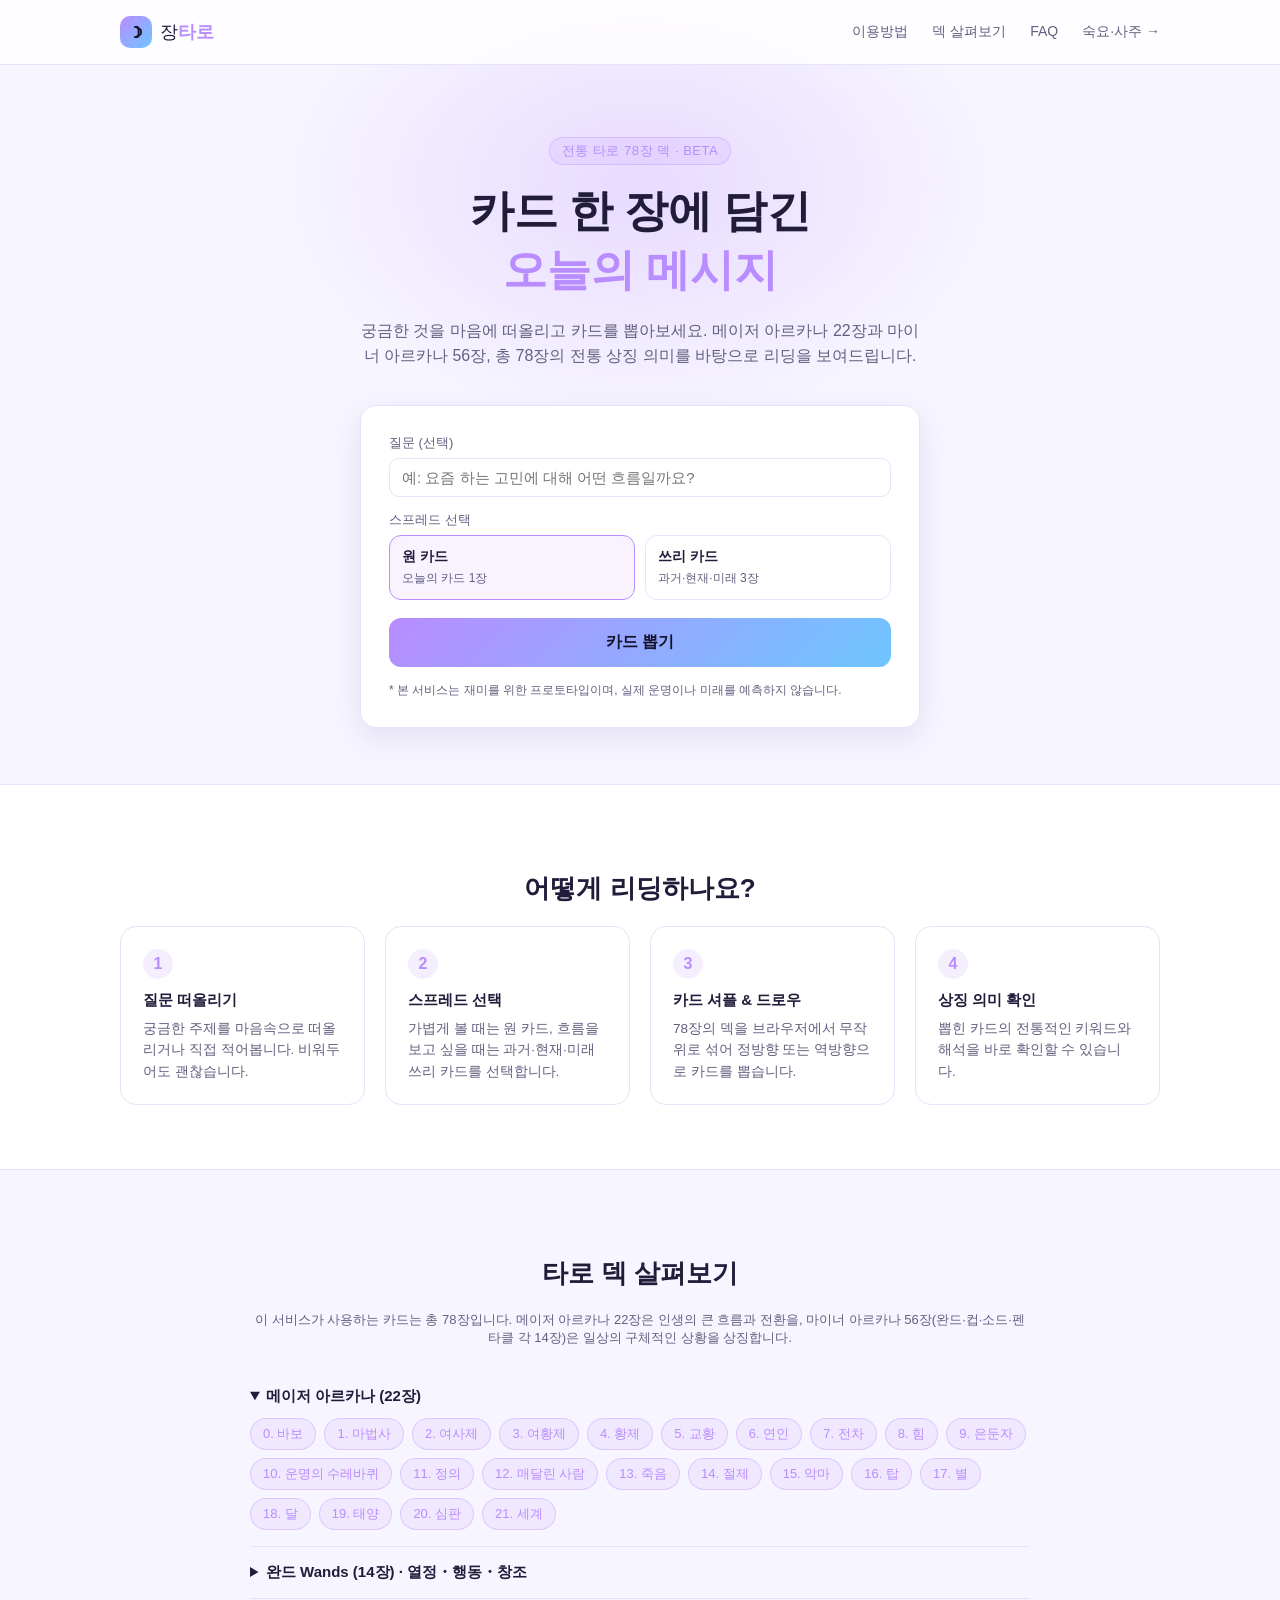
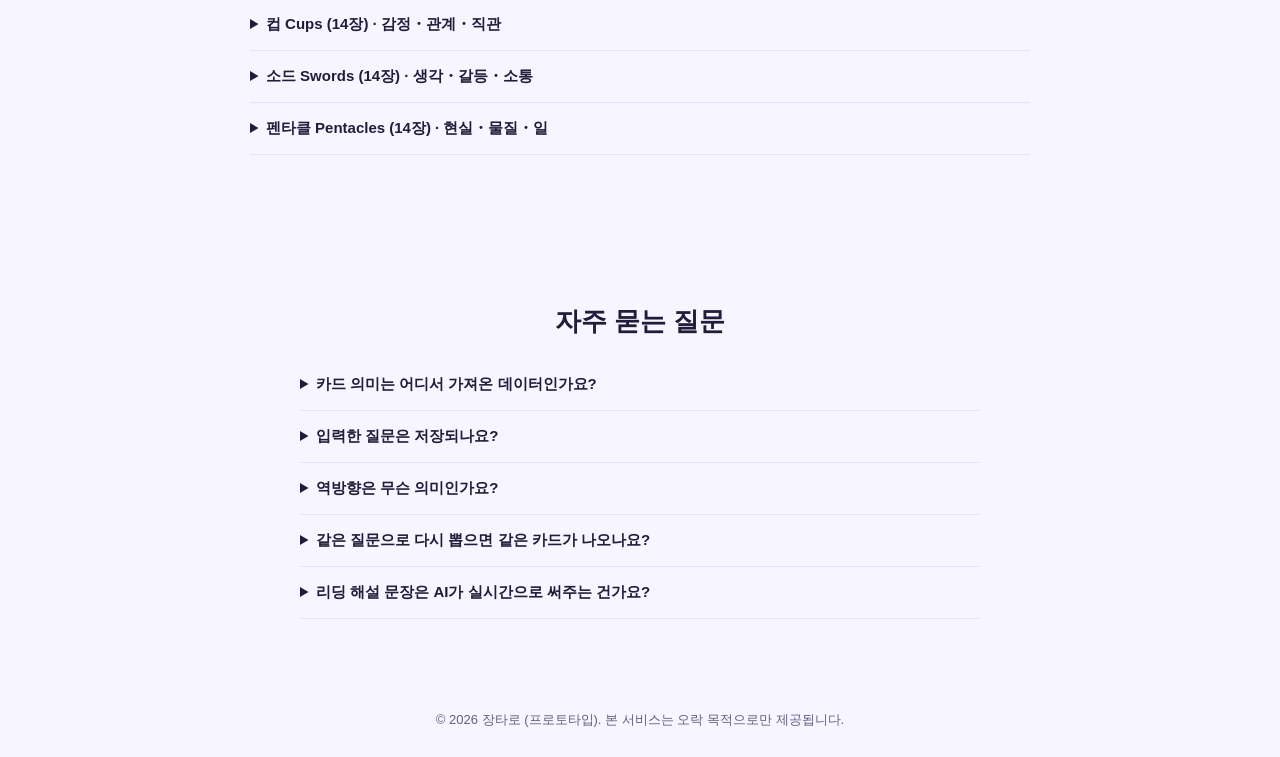
<file: index.html>
<!DOCTYPE html>
<html lang="ko">
<head>
<meta charset="UTF-8">
<meta name="viewport" content="width=device-width, initial-scale=1.0">
<title>장타로 | 78장 전통 타로 덱으로 보는 오늘의 메시지</title>
<meta name="description" content="질문을 입력하고 전통 타로 78장 덱에서 카드를 뽑아 상징 의미를 확인하는 프로토타입 서비스">
<link rel="preconnect" href="https://fonts.googleapis.com">
<link rel="preconnect" href="https://fonts.gstatic.com" crossorigin>
<link rel="stylesheet" href="https://fonts.googleapis.com/css2?family=Cinzel:wght@600;700&display=swap">
<link rel="stylesheet" href="style.css">
</head>
<body>

<header class="topbar">
  <div class="wrap topbar-inner">
    <div class="brand">
      <span class="brand-mark">☽</span>
      <span class="brand-name">장<strong>타로</strong></span>
    </div>
    <nav class="topnav">
      <a href="#how">이용방법</a>
      <a href="#deck">덱 살펴보기</a>
      <a href="#faq">FAQ</a>
      <a href="saju.html">숙요·사주 →</a>
    </nav>
  </div>
</header>

<main>
  <!-- Hero -->
  <section class="hero">
    <div class="wrap hero-inner">
      <p class="eyebrow">전통 타로 78장 덱 · BETA</p>
      <h1>카드 한 장에 담긴<br><span class="accent">오늘의 메시지</span></h1>
      <p class="hero-desc">
        궁금한 것을 마음에 떠올리고 카드를 뽑아보세요.
        메이저 아르카나 22장과 마이너 아르카나 56장, 총 78장의
        전통 상징 의미를 바탕으로 리딩을 보여드립니다.
      </p>

      <form id="fortune-form" class="input-card" autocomplete="off">
        <div class="field">
          <label for="question">질문 (선택)</label>
          <input type="text" id="question" placeholder="예: 요즘 하는 고민에 대해 어떤 흐름일까요?" maxlength="80">
        </div>

        <div class="field" style="margin-top:14px;">
          <label>스프레드 선택</label>
          <div class="spread-toggle">
            <button type="button" class="spread-btn active" data-spread="one">원 카드<span>오늘의 카드 1장</span></button>
            <button type="button" class="spread-btn" data-spread="three">쓰리 카드<span>과거·현재·미래 3장</span></button>
          </div>
        </div>

        <button type="submit" class="btn-primary" id="submit-btn">
          <span class="btn-text">카드 뽑기</span>
        </button>
        <p class="disclaimer">* 본 서비스는 재미를 위한 프로토타입이며, 실제 운명이나 미래를 예측하지 않습니다.</p>
      </form>
    </div>
  </section>

  <!-- Loading -->
  <section id="loading-section" class="loading-section hidden">
    <div class="wrap">
      <div class="loading-box">
        <div class="spinner"></div>
        <p id="loading-text">카드를 섞는 중...</p>
        <div class="progress-track"><div class="progress-bar" id="progress-bar"></div></div>
      </div>
    </div>
  </section>

  <!-- Result -->
  <section id="result-section" class="result-section hidden">
    <div class="wrap">
      <div class="result-header">
        <p class="eyebrow">리딩 완료</p>
        <h2 id="reading-question">오늘의 타로 리딩</h2>
        <p class="result-sub">질문과 카드의 자리(과거・현재・미래), 정방향/역방향을 연결해 리딩을 풀어드립니다.</p>
      </div>

      <div id="spread-row" class="spread-row spread-one"></div>

      <div id="reading-list" class="reading-list"></div>

      <div id="synthesis-block" class="synthesis-block hidden"></div>

      <div class="result-footer">
        <button class="btn-secondary" id="retry-btn">다시 뽑기</button>
        <p class="disclaimer">이 리딩은 전통 타로 78장 덱의 상징 의미(라이더-웨이트 계열 해석)를 기반으로 브라우저에서 무작위로 생성되며, 서버 저장이나 실시간 통계는 사용하지 않습니다.</p>
      </div>
    </div>
  </section>

  <!-- How it works -->
  <section id="how" class="how-section">
    <div class="wrap">
      <h2>어떻게 리딩하나요?</h2>
      <div class="how-grid">
        <div class="how-item">
          <span class="how-num">1</span>
          <h4>질문 떠올리기</h4>
          <p>궁금한 주제를 마음속으로 떠올리거나 직접 적어봅니다. 비워두어도 괜찮습니다.</p>
        </div>
        <div class="how-item">
          <span class="how-num">2</span>
          <h4>스프레드 선택</h4>
          <p>가볍게 볼 때는 원 카드, 흐름을 보고 싶을 때는 과거·현재·미래 쓰리 카드를 선택합니다.</p>
        </div>
        <div class="how-item">
          <span class="how-num">3</span>
          <h4>카드 셔플 & 드로우</h4>
          <p>78장의 덱을 브라우저에서 무작위로 섞어 정방향 또는 역방향으로 카드를 뽑습니다.</p>
        </div>
        <div class="how-item">
          <span class="how-num">4</span>
          <h4>상징 의미 확인</h4>
          <p>뽑힌 카드의 전통적인 키워드와 해석을 바로 확인할 수 있습니다.</p>
        </div>
      </div>
    </div>
  </section>

  <!-- Deck browser -->
  <section id="deck" class="deck-section">
    <div class="wrap">
      <h2>타로 덱 살펴보기</h2>
      <p class="card-note" style="text-align:center; margin-bottom:24px;">
        이 서비스가 사용하는 카드는 총 78장입니다. 메이저 아르카나 22장은 인생의 큰 흐름과 전환을,
        마이너 아르카나 56장(완드·컵·소드·펜타클 각 14장)은 일상의 구체적인 상황을 상징합니다.
      </p>
      <details class="faq-item" open>
        <summary>메이저 아르카나 (22장)</summary>
        <div class="tag-list deck-grid" id="deck-major"></div>
      </details>
      <details class="faq-item">
        <summary>완드 Wands (14장) · 열정・행동・창조</summary>
        <div class="tag-list deck-grid" id="deck-wands"></div>
      </details>
      <details class="faq-item">
        <summary>컵 Cups (14장) · 감정・관계・직관</summary>
        <div class="tag-list deck-grid" id="deck-cups"></div>
      </details>
      <details class="faq-item">
        <summary>소드 Swords (14장) · 생각・갈등・소통</summary>
        <div class="tag-list deck-grid" id="deck-swords"></div>
      </details>
      <details class="faq-item">
        <summary>펜타클 Pentacles (14장) · 현실・물질・일</summary>
        <div class="tag-list deck-grid" id="deck-pentacles"></div>
      </details>
    </div>
  </section>

  <!-- FAQ -->
  <section id="faq" class="faq-section">
    <div class="wrap">
      <h2>자주 묻는 질문</h2>
      <details class="faq-item">
        <summary>카드 의미는 어디서 가져온 데이터인가요?</summary>
        <p>외부 데이터베이스나 실시간 통계는 사용하지 않습니다. 라이더-웨이트 계열의 전통 타로 덱에서 널리 쓰이는
        78장 각각의 정방향/역방향 상징 키워드를 <code>script.js</code>에 직접 담아두었고, 카드 선택과 방향(정/역)만
        브라우저에서 무작위로 결정됩니다.</p>
      </details>
      <details class="faq-item">
        <summary>입력한 질문은 저장되나요?</summary>
        <p>아니요. 모든 동작은 브라우저 안에서만 이루어지며, 서버로 전송하거나 저장하지 않습니다.</p>
      </details>
      <details class="faq-item">
        <summary>역방향은 무슨 의미인가요?</summary>
        <p>카드가 거꾸로 나온 경우로, 전통적으로 정방향 의미가 막혀 있거나, 내면화되어 있거나, 반대로 작용하는
        흐름을 나타낸다고 해석합니다.</p>
      </details>
      <details class="faq-item">
        <summary>같은 질문으로 다시 뽑으면 같은 카드가 나오나요?</summary>
        <p>아니요. 매번 뽑을 때마다 78장 중에서 무작위로 카드를 선택하므로 같은 질문이라도 결과가 달라질 수 있습니다.</p>
      </details>
      <details class="faq-item">
        <summary>리딩 해설 문장은 AI가 실시간으로 써주는 건가요?</summary>
        <p>아니요. 질문 유무, 카드의 자리(과거・현재・미래), 정방향/역방향, 메이저/수트(완드・컵・소드・펜타클) 속성을 규칙에 따라 조합해
        문장을 구성하는 방식입니다. 매번 새로운 문장을 실시간으로 생성하는 AI 모델을 연결하려면 별도의 서버와 API 연동이 필요합니다.</p>
      </details>
    </div>
  </section>
</main>

<div id="card-modal" class="card-modal hidden" role="dialog" aria-modal="true" aria-labelledby="card-modal-name">
  <div class="card-modal-backdrop" id="card-modal-backdrop"></div>
  <div class="card-modal-panel">
    <button type="button" class="card-modal-close" id="card-modal-close" aria-label="닫기">✕</button>
    <div class="card-modal-body" id="card-modal-body"></div>
  </div>
</div>

<footer class="footer">
  <div class="wrap footer-inner">
    <p>© 2026 장타로 (프로토타입). 본 서비스는 오락 목적으로만 제공됩니다.</p>
  </div>
</footer>

<script src="script.js"></script>
</body>
</html>
</file>
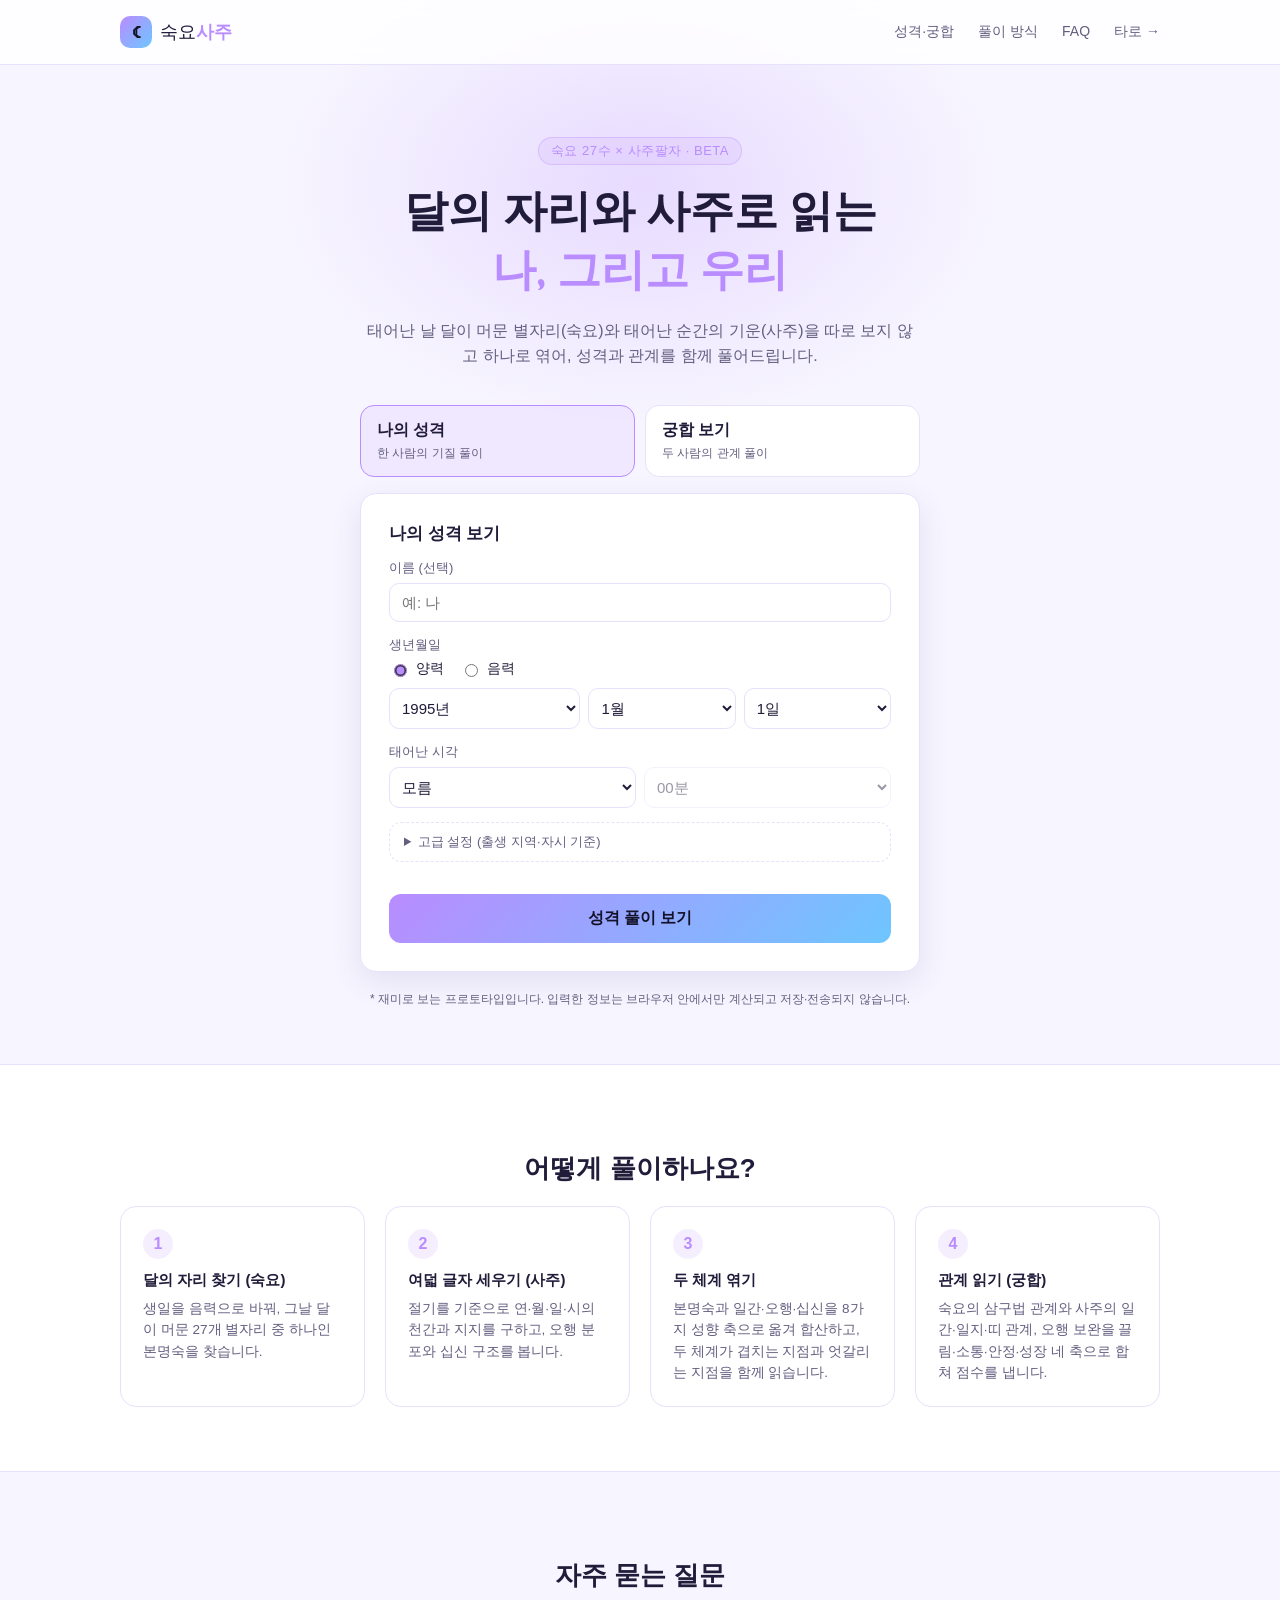
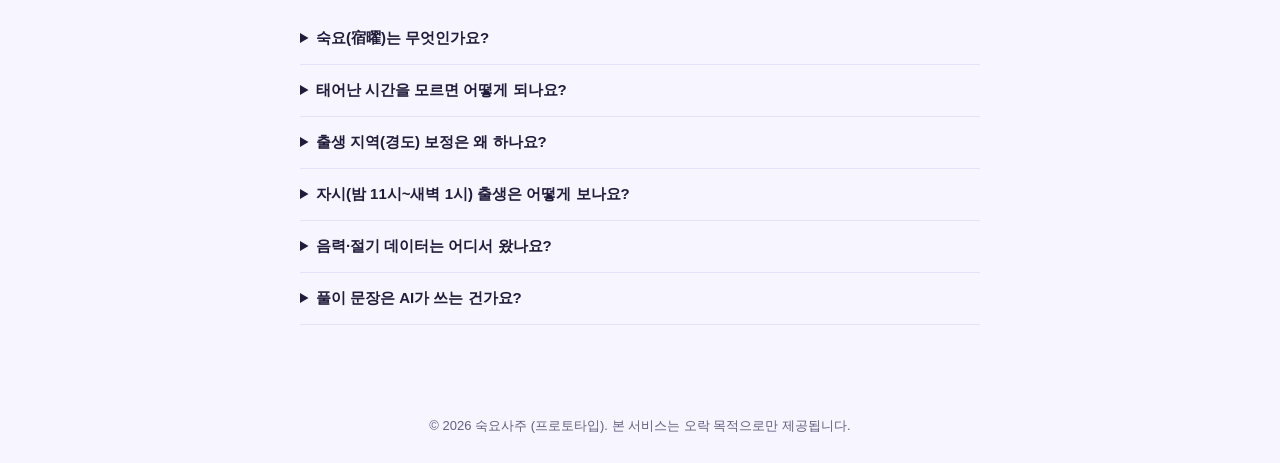
<file: saju.html>
<!DOCTYPE html>
<html lang="ko">
<head>
<meta charset="UTF-8">
<meta name="viewport" content="width=device-width, initial-scale=1.0">
<title>숙요사주 | 달의 자리와 사주로 읽는 나와 우리</title>
<meta name="description" content="숙요(27수)와 사주팔자를 하나로 엮어 개인의 성격과 두 사람의 궁합을 풀어보는 프로토타입 서비스">
<link rel="preconnect" href="https://fonts.googleapis.com">
<link rel="preconnect" href="https://fonts.gstatic.com" crossorigin>
<link rel="stylesheet" href="https://fonts.googleapis.com/css2?family=Cinzel:wght@600;700&display=swap">
<link rel="stylesheet" href="style.css">
<link rel="stylesheet" href="saju.css">
</head>
<body>

<header class="topbar">
  <div class="wrap topbar-inner">
    <a class="brand brand-link" href="saju.html">
      <span class="brand-mark">☾</span>
      <span class="brand-name">숙요<strong>사주</strong></span>
    </a>
    <nav class="topnav">
      <a href="#analyze">성격·궁합</a>
      <a href="#method">풀이 방식</a>
      <a href="#faq">FAQ</a>
      <a href="index.html">타로 →</a>
    </nav>
  </div>
</header>

<main>
  <section class="hero" id="analyze">
    <div class="wrap hero-inner">
      <p class="eyebrow">숙요 27수 × 사주팔자 · BETA</p>
      <h1>달의 자리와 사주로 읽는<br><span class="accent">나, 그리고 우리</span></h1>
      <p class="hero-desc">
        태어난 날 달이 머문 별자리(숙요)와 태어난 순간의 기운(사주)을
        따로 보지 않고 하나로 엮어, 성격과 관계를 함께 풀어드립니다.
      </p>

      <div class="mode-tabs" role="tablist">
        <button type="button" class="mode-tab active" role="tab" aria-selected="true" data-mode="personal">나의 성격<span>한 사람의 기질 풀이</span></button>
        <button type="button" class="mode-tab" role="tab" aria-selected="false" data-mode="compat">궁합 보기<span>두 사람의 관계 풀이</span></button>
      </div>

      <!-- 개인 성격 -->
      <form id="personal-form" class="input-card saju-card" autocomplete="off" novalidate>
        <h3 class="form-title">나의 성격 보기</h3>
        <div class="person-fields" data-prefix="p"></div>
        <div class="advanced-slot"></div>
        <button type="submit" class="btn-primary">성격 풀이 보기</button>
        <p class="form-error hidden" role="alert"></p>
      </form>

      <!-- 궁합 -->
      <form id="compat-form" class="input-card saju-card compat-card hidden" autocomplete="off" novalidate>
        <h3 class="form-title">두 사람의 궁합 보기</h3>
        <div class="field">
          <label for="rel-type">두 사람은 어떤 관계인가요?</label>
          <select id="rel-type">
            <option value="love">연인·부부</option>
            <option value="friend">친구</option>
            <option value="work">직장·동료</option>
            <option value="family">가족</option>
          </select>
        </div>
        <div class="compat-grid">
          <fieldset class="person-box">
            <legend>첫 번째 사람</legend>
            <div class="person-fields" data-prefix="a"></div>
          </fieldset>
          <fieldset class="person-box">
            <legend>두 번째 사람</legend>
            <div class="person-fields" data-prefix="b"></div>
          </fieldset>
        </div>
        <div class="advanced-slot"></div>
        <button type="submit" class="btn-primary">궁합 풀이 보기</button>
        <p class="form-error hidden" role="alert"></p>
      </form>

      <p class="disclaimer hero-disclaimer">* 재미로 보는 프로토타입입니다. 입력한 정보는 브라우저 안에서만 계산되고 저장·전송되지 않습니다.</p>
    </div>
  </section>

  <section id="result-section" class="result-section hidden" aria-live="polite">
    <div class="wrap" id="result-root"></div>
  </section>

  <section id="method" class="how-section">
    <div class="wrap">
      <h2>어떻게 풀이하나요?</h2>
      <div class="how-grid">
        <div class="how-item">
          <span class="how-num">1</span>
          <h4>달의 자리 찾기 (숙요)</h4>
          <p>생일을 음력으로 바꿔, 그날 달이 머문 27개 별자리 중 하나인 본명숙을 찾습니다.</p>
        </div>
        <div class="how-item">
          <span class="how-num">2</span>
          <h4>여덟 글자 세우기 (사주)</h4>
          <p>절기를 기준으로 연·월·일·시의 천간과 지지를 구하고, 오행 분포와 십신 구조를 봅니다.</p>
        </div>
        <div class="how-item">
          <span class="how-num">3</span>
          <h4>두 체계 엮기</h4>
          <p>본명숙과 일간·오행·십신을 8가지 성향 축으로 옮겨 합산하고, 두 체계가 겹치는 지점과 엇갈리는 지점을 함께 읽습니다.</p>
        </div>
        <div class="how-item">
          <span class="how-num">4</span>
          <h4>관계 읽기 (궁합)</h4>
          <p>숙요의 삼구법 관계와 사주의 일간·일지·띠 관계, 오행 보완을 끌림·소통·안정·성장 네 축으로 합쳐 점수를 냅니다.</p>
        </div>
      </div>
    </div>
  </section>

  <section id="faq" class="faq-section">
    <div class="wrap">
      <h2>자주 묻는 질문</h2>
      <details class="faq-item">
        <summary>숙요(宿曜)는 무엇인가요?</summary>
        <p>달이 하늘을 한 바퀴 도는 길을 27개 구역(27수)으로 나누고, 태어난 날 달이 머문 구역을 본명숙으로 삼는 점성술입니다.
        불교 경전 『숙요경』에서 유래해 일본에서 널리 쓰였습니다. 이 페이지는 음력 월마다 시작 숙이 정해진 전통 표(1월 실수, 2월 규수 …)를 사용합니다.</p>
      </details>
      <details class="faq-item">
        <summary>태어난 시간을 모르면 어떻게 되나요?</summary>
        <p>숙요는 날짜만으로 계산되어 영향이 없습니다. 사주는 시주를 빼고 연·월·일 세 기둥(여섯 글자)으로 풀이합니다.
        다만 절기가 바뀌는 날에 태어났다면 시간에 따라 월주가 달라질 수 있어, 이 경우 정오 기준으로 계산합니다.</p>
      </details>
      <details class="faq-item">
        <summary>출생 지역(경도) 보정은 왜 하나요?</summary>
        <p>한국 표준시는 동경 135도를 기준으로 하지만 서울은 약 127도에 있어 실제 태양 시각과 30분가량 차이가 납니다.
        사주의 일주·시주는 태양 시각으로 보는 경우가 많아 기본값으로 보정합니다. 과거 서머타임(1948~1960년, 1987~1988년)과
        표준시 변경(1954~1961년 UTC+8:30)도 자동으로 반영합니다. 고급 설정에서 보정을 끌 수 있습니다.</p>
      </details>
      <details class="faq-item">
        <summary>자시(밤 11시~새벽 1시) 출생은 어떻게 보나요?</summary>
        <p>기본값은 밤 11시부터 다음 날로 보는 방식입니다. 고급 설정에서 '자정 기준'(야자시)을 고르면 밤 11시~자정 출생은
        그날의 일주를 그대로 쓰고 시주만 다음 날 자시로 계산합니다. 유파마다 견해가 다르므로 익숙한 방식을 고르세요.</p>
      </details>
      <details class="faq-item">
        <summary>음력·절기 데이터는 어디서 왔나요?</summary>
        <p>음력은 한국천문연구원 기준의 음력 데이터(1900~2049년)를, 절기 시각은 천문 계산(태양 황경)으로 미리 구해 <code>saju-data.js</code>에 담았습니다.
        그래서 1901년부터 2049년 사이의 생일을 계산할 수 있습니다.</p>
      </details>
      <details class="faq-item">
        <summary>풀이 문장은 AI가 쓰는 건가요?</summary>
        <p>아니요. 27수, 10개 일간, 오행, 십신, 궁합 관계마다 준비된 해석을 규칙에 따라 섞어 문장을 만듭니다.
        같은 생년월일시를 넣으면 항상 같은 결과가 나옵니다.</p>
      </details>
    </div>
  </section>
</main>

<template id="advanced-template">
  <details class="advanced">
    <summary>고급 설정 (출생 지역·자시 기준)</summary>
    <div class="advanced-body">
      <div class="field">
        <label>출생 지역 (진태양시 보정)</label>
        <select class="adv-city">
          <option value="126.98">서울·경기</option>
          <option value="126.70">인천</option>
          <option value="127.73">춘천</option>
          <option value="128.90">강릉</option>
          <option value="127.49">청주</option>
          <option value="127.38">대전</option>
          <option value="127.15">전주</option>
          <option value="126.85">광주</option>
          <option value="128.60">대구</option>
          <option value="129.31">울산</option>
          <option value="129.08">부산</option>
          <option value="128.68">창원</option>
          <option value="126.53">제주</option>
          <option value="none">보정 안 함 (표준시 그대로)</option>
        </select>
      </div>
      <div class="field">
        <label>자시(23:00~01:00) 날짜 기준</label>
        <div class="seg">
          <label><input type="radio" class="adv-zasi" value="early" checked> 23시부터 다음 날</label>
          <label><input type="radio" class="adv-zasi" value="midnight"> 자정 기준 (야자시)</label>
        </div>
      </div>
    </div>
  </details>
</template>

<footer class="footer">
  <div class="wrap footer-inner">
    <p>© 2026 숙요사주 (프로토타입). 본 서비스는 오락 목적으로만 제공됩니다.</p>
  </div>
</footer>

<script src="saju-data.js"></script>
<script src="saju.js"></script>
</body>
</html>
</file>
<file: style.css>
:root {
  --bg: #0f1020;
  --bg-soft: #171833;
  --card: #1c1d3d;
  --card-border: #2c2d55;
  --text: #f1eefc;
  --text-dim: #a8a6c9;
  --accent: #b98cff;
  --accent-2: #ffb672;
  --accent-3: #6ec6ff;

  --radius: 16px;
  --shadow: 0 10px 30px rgba(0,0,0,0.35);
}

@media (prefers-color-scheme: light) {
  :root:not([data-theme="dark"]) {
    --bg: #f7f5ff;
    --bg-soft: #ffffff;
    --card: #ffffff;
    --card-border: #e7e2fb;
    --text: #201c3a;
    --text-dim: #635f80;
    --shadow: 0 10px 30px rgba(90, 70, 160, 0.12);
  }
}

:root[data-theme="light"] {
  --bg: #f7f5ff;
  --bg-soft: #ffffff;
  --card: #ffffff;
  --card-border: #e7e2fb;
  --text: #201c3a;
  --text-dim: #635f80;
  --shadow: 0 10px 30px rgba(90, 70, 160, 0.12);
}

* { box-sizing: border-box; }

html, body {
  margin: 0;
  padding: 0;
  background: var(--bg);
  color: var(--text);
  font-family: "Pretendard", "Apple SD Gothic Neo", "Noto Sans KR", -apple-system, BlinkMacSystemFont, sans-serif;
  overflow-x: hidden;
}

.wrap {
  max-width: 1080px;
  margin: 0 auto;
  padding: 0 20px;
}

.hidden { display: none !important; }

code {
  background: var(--bg-soft);
  border: 1px solid var(--card-border);
  border-radius: 4px;
  padding: 1px 5px;
  font-size: 0.9em;
}

/* ---------- topbar ---------- */
.topbar {
  position: sticky;
  top: 0;
  z-index: 50;
  background: rgba(15,16,32,0.75);
  backdrop-filter: blur(10px);
  border-bottom: 1px solid var(--card-border);
}
@media (prefers-color-scheme: light) {
  :root:not([data-theme="dark"]) .topbar { background: rgba(255,255,255,0.8); }
}
:root[data-theme="light"] .topbar { background: rgba(255,255,255,0.8); }

.topbar-inner {
  display: flex;
  align-items: center;
  justify-content: space-between;
  height: 64px;
}
.brand { display: flex; align-items: center; gap: 8px; font-size: 18px; font-family: "Cinzel", "Pretendard", serif; }
.brand-mark {
  display: inline-flex; align-items: center; justify-content: center;
  width: 32px; height: 32px; border-radius: 10px;
  background: linear-gradient(135deg, var(--accent), var(--accent-3));
  color: #14122a; font-weight: 700;
}
.brand-name strong { color: var(--accent); }
.topnav { display: flex; gap: 24px; }
.topnav a { color: var(--text-dim); text-decoration: none; font-size: 14px; }
.topnav a:hover { color: var(--text); }

/* ---------- hero ---------- */
.hero { padding: 72px 0 56px; position: relative; }
.hero::before {
  content: "";
  position: absolute;
  top: -120px; left: 50%;
  width: 720px; height: 480px;
  transform: translateX(-50%);
  background: radial-gradient(closest-side, rgba(185,140,255,0.25), transparent);
  pointer-events: none;
}
.hero-inner { position: relative; text-align: center; }
.eyebrow {
  display: inline-block;
  font-size: 13px;
  letter-spacing: 0.04em;
  color: var(--accent);
  background: rgba(185,140,255,0.12);
  border: 1px solid rgba(185,140,255,0.35);
  border-radius: 999px;
  padding: 4px 12px;
  margin: 0 0 18px;
}
.hero h1 {
  font-family: "Cinzel", "Pretendard", serif;
  font-size: clamp(28px, 4.5vw, 44px);
  line-height: 1.35;
  margin: 0 0 16px;
}
.accent { color: var(--accent); }
.hero-desc {
  color: var(--text-dim);
  font-size: 16px;
  max-width: 560px;
  margin: 0 auto 36px;
  line-height: 1.6;
}

/* ---------- form card ---------- */
.input-card {
  background: var(--card);
  border: 1px solid var(--card-border);
  border-radius: var(--radius);
  box-shadow: var(--shadow);
  padding: 28px;
  max-width: 560px;
  margin: 0 auto;
  text-align: left;
}
.field { display: flex; flex-direction: column; gap: 6px; }
.field label { font-size: 13px; color: var(--text-dim); }
.field input {
  background: var(--bg-soft);
  border: 1px solid var(--card-border);
  color: var(--text);
  border-radius: 10px;
  padding: 10px 12px;
  font-size: 15px;
  outline: none;
  transition: border-color 0.15s;
  width: 100%;
}
.field input:focus { border-color: var(--accent); }

.spread-toggle {
  display: grid;
  grid-template-columns: 1fr 1fr;
  gap: 10px;
}
.spread-btn {
  background: var(--bg-soft);
  border: 1px solid var(--card-border);
  color: var(--text);
  border-radius: 12px;
  padding: 12px;
  font-size: 14px;
  font-weight: 600;
  cursor: pointer;
  display: flex;
  flex-direction: column;
  gap: 4px;
  text-align: left;
  transition: border-color 0.15s, background 0.15s;
}
.spread-btn span {
  font-size: 12px;
  font-weight: 400;
  color: var(--text-dim);
}
.spread-btn.active {
  border-color: var(--accent);
  background: rgba(185,140,255,0.1);
}

.btn-primary {
  width: 100%;
  border: none;
  border-radius: 12px;
  padding: 14px 20px;
  font-size: 16px;
  font-weight: 600;
  color: #14122a;
  background: linear-gradient(135deg, var(--accent), var(--accent-3));
  cursor: pointer;
  margin-top: 18px;
  transition: transform 0.15s, box-shadow 0.15s;
}
.btn-primary:hover { transform: translateY(-1px); box-shadow: 0 8px 20px rgba(185,140,255,0.35); }
.btn-primary:active { transform: translateY(0); }
.btn-primary:disabled { opacity: 0.6; cursor: not-allowed; transform: none; }

.btn-secondary {
  border: 1px solid var(--card-border);
  background: transparent;
  color: var(--text);
  border-radius: 10px;
  padding: 10px 18px;
  font-size: 14px;
  cursor: pointer;
}
.btn-secondary:hover { border-color: var(--accent); color: var(--accent); }

.disclaimer {
  font-size: 12px;
  color: var(--text-dim);
  margin: 14px 0 0;
  line-height: 1.5;
}

/* ---------- loading ---------- */
.loading-section { padding: 60px 0; }
.loading-box {
  max-width: 420px;
  margin: 0 auto;
  text-align: center;
}
.spinner {
  width: 46px; height: 46px;
  border-radius: 50%;
  border: 3px solid var(--card-border);
  border-top-color: var(--accent);
  margin: 0 auto 20px;
  animation: spin 0.9s linear infinite;
}
@keyframes spin { to { transform: rotate(360deg); } }
#loading-text { color: var(--text-dim); font-size: 14px; margin-bottom: 16px; min-height: 20px; }
.progress-track {
  height: 6px; border-radius: 999px;
  background: var(--card-border);
  overflow: hidden;
}
.progress-bar {
  height: 100%; width: 0%;
  background: linear-gradient(90deg, var(--accent), var(--accent-3));
  transition: width 0.3s ease;
}

/* ---------- result / spread ---------- */
.result-section { padding: 40px 0 70px; }
.result-header { text-align: center; margin-bottom: 40px; }
.result-header h2 { font-size: clamp(22px, 3.5vw, 30px); margin: 8px 0; }
.result-sub { color: var(--text-dim); font-size: 14px; }

.spread-row {
  display: flex;
  justify-content: center;
  gap: 32px;
  flex-wrap: wrap;
  margin-bottom: 20px;
}

.tarot-card-wrap {
  display: flex;
  flex-direction: column;
  align-items: center;
  gap: 12px;
  width: 240px;
}
.tarot-position {
  font-size: 13px;
  font-weight: 600;
  color: var(--accent);
  letter-spacing: 0.02em;
}

.tarot-card {
  width: 236px;
  height: 413px;
}
.tarot-card-inner {
  position: relative;
  width: 100%;
  height: 100%;
}
.tarot-card.is-reversed { transform: rotate(180deg); }

.tarot-card-face {
  position: absolute;
  inset: 0;
  border-radius: 16px;
  border: 1px solid var(--card-border);
  box-shadow: var(--shadow);
  display: flex;
  flex-direction: column;
  align-items: center;
  justify-content: center;
  overflow: hidden;
  transition: opacity 0.5s ease, transform 0.5s ease;
}
/* 2D fade/scale reveal instead of a 3D perspective flip: a 3D
   rotateY-based flip renders correctly in a normal browser tab, but
   distorts (looks squashed toward square, with the box appearing to
   sit lower than it should) inside a scaled preview panel such as an
   embedded artifact viewer. This stays correct under any ancestor
   CSS scale. */
.tarot-card-back-design {
  opacity: 1;
  transform: scale(1);
}
.tarot-card.flipped .tarot-card-back-design {
  opacity: 0;
  transform: scale(0.94);
  pointer-events: none;
}
.tarot-card-front {
  opacity: 0;
  transform: scale(0.94);
  pointer-events: none;
}
.tarot-card.flipped .tarot-card-front {
  opacity: 1;
  transform: scale(1);
  pointer-events: auto;
}
.tarot-card-back-design {
  background:
    radial-gradient(circle at 50% 42%, rgba(185,140,255,0.28), transparent 60%),
    repeating-linear-gradient(45deg, rgba(185,140,255,0.14) 0, rgba(185,140,255,0.14) 2px, transparent 2px, transparent 14px),
    linear-gradient(160deg, var(--card), var(--bg-soft));
}
.tarot-card-back-design::before {
  content: "";
  position: absolute;
  inset: 14px;
  border: 1px solid rgba(185,140,255,0.4);
  border-radius: 10px;
  pointer-events: none;
}
.back-medallion {
  position: relative;
  width: 108px;
  height: 108px;
  border-radius: 50%;
  display: flex;
  align-items: center;
  justify-content: center;
  background: radial-gradient(circle, rgba(185,140,255,0.22), transparent 72%);
  border: 2px solid rgba(185,140,255,0.55);
  box-shadow: 0 0 22px rgba(185,140,255,0.35);
}
.back-mark {
  font-size: 44px;
  color: var(--accent);
  opacity: 0.9;
}
.tarot-card-front {
  background:
    radial-gradient(130% 90% at 50% 16%, color-mix(in srgb, var(--card-tint) 28%, transparent), transparent 60%),
    var(--card);
  border: 1px solid color-mix(in srgb, var(--card-tint) 40%, var(--card-border));
  box-shadow: var(--shadow), inset 0 0 0 3px color-mix(in srgb, var(--card-tint) 16%, transparent);
  padding: 20px 16px;
  gap: 10px;
  text-align: center;
}
.tarot-card-front::before {
  content: "";
  position: absolute;
  inset: 11px;
  border: 1px solid color-mix(in srgb, var(--card-tint) 45%, transparent);
  border-radius: 9px;
  pointer-events: none;
  background:
    radial-gradient(circle at 0 0, var(--card-tint) 0 2.2px, transparent 2.6px) 0 0/18px 18px no-repeat,
    radial-gradient(circle at 100% 0, var(--card-tint) 0 2.2px, transparent 2.6px) 100% 0/18px 18px no-repeat,
    radial-gradient(circle at 0 100%, var(--card-tint) 0 2.2px, transparent 2.6px) 0 100%/18px 18px no-repeat,
    radial-gradient(circle at 100% 100%, var(--card-tint) 0 2.2px, transparent 2.6px) 100% 100%/18px 18px no-repeat;
  opacity: 0.65;
}
.corner-index {
  position: absolute;
  font-family: "Cinzel", "Pretendard", serif;
  font-size: 13px;
  font-weight: 700;
  letter-spacing: 0.03em;
  color: var(--card-tint);
  opacity: 0.9;
  z-index: 1;
}
.corner-tl { top: 16px; left: 18px; }
.corner-br { bottom: 16px; right: 18px; transform: rotate(180deg); }

.icon-medallion {
  position: relative;
  width: 108px;
  height: 108px;
  border-radius: 50%;
  display: flex;
  align-items: center;
  justify-content: center;
  background: radial-gradient(circle, color-mix(in srgb, var(--card-tint) 24%, transparent), transparent 74%);
  border: 2px solid color-mix(in srgb, var(--card-tint) 55%, transparent);
  box-shadow: 0 0 16px color-mix(in srgb, var(--card-tint) 30%, transparent);
  margin-bottom: 2px;
}
.medallion-ring {
  position: absolute;
  inset: 0;
  opacity: 0.55;
}
.medallion-ring .card-svg-icon {
  width: 100%;
  height: 100%;
  color: var(--card-tint);
  stroke-width: 2;
  filter: none;
}
.medallion-icon { position: relative; z-index: 1; }
.suit-badge {
  position: absolute;
  right: -6px;
  bottom: -6px;
  width: 32px;
  height: 32px;
  border-radius: 50%;
  background: var(--card);
  border: 2px solid var(--card-tint);
  display: flex;
  align-items: center;
  justify-content: center;
  z-index: 2;
}
.suit-badge .card-svg-icon { width: 18px; height: 18px; color: var(--card-tint); stroke-width: 9; filter: none; }
.card-art {
  display: flex;
  align-items: center;
  justify-content: center;
  width: 100%;
}
.card-svg-icon {
  stroke: currentColor;
  fill: none;
  stroke-width: 5.5;
  stroke-linecap: round;
  stroke-linejoin: round;
  filter: drop-shadow(0 1px 1px rgba(0,0,0,0.12));
}
.major-art .card-svg-icon { width: 62px; height: 62px; color: var(--card-tint); }
.court-art .card-svg-icon { width: 58px; height: 58px; color: var(--card-tint); }
.pip-art {
  position: relative;
  display: flex;
  flex-wrap: wrap;
  align-content: center;
  justify-content: center;
  gap: 6px;
  padding: 10px;
  width: 128px;
  height: 128px;
  border-radius: 50%;
  background: radial-gradient(circle, color-mix(in srgb, var(--card-tint) 18%, transparent), transparent 74%);
  border: 2px solid color-mix(in srgb, var(--card-tint) 40%, transparent);
}
.pip-icon { width: 24px; height: 24px; stroke-width: 9; color: var(--card-tint); }
.tarot-card-name {
  font-family: "Cinzel", "Pretendard", serif;
  font-size: 16px;
  font-weight: 700;
  letter-spacing: 0.01em;
  line-height: 1.3;
}
.tarot-card-orient {
  font-size: 12px;
  color: var(--card-tint);
  border: 1px solid color-mix(in srgb, var(--card-tint) 50%, var(--card-border));
  border-radius: 999px;
  padding: 3px 12px;
}

.body-text { font-size: 14.5px; line-height: 1.7; color: var(--text); }

/* ---------- written reading ---------- */
.reading-list {
  display: flex;
  flex-direction: column;
  gap: 16px;
  max-width: 720px;
  margin: 0 auto 20px;
}
.reading-block {
  background: var(--card);
  border: 1px solid var(--card-border);
  border-radius: var(--radius);
  box-shadow: var(--shadow);
  padding: 22px 24px;
}
.reading-block-head {
  display: flex;
  align-items: center;
  gap: 10px;
  flex-wrap: wrap;
  margin-bottom: 12px;
}
.reading-position {
  font-size: 12px;
  font-weight: 700;
  color: var(--accent);
  background: rgba(185,140,255,0.12);
  border-radius: 999px;
  padding: 3px 10px;
}
.reading-card-name { font-family: "Cinzel", "Pretendard", serif; font-size: 16px; font-weight: 700; }
.reading-orient {
  font-size: 11px;
  color: var(--text-dim);
  border: 1px solid var(--card-border);
  border-radius: 999px;
  padding: 2px 9px;
}
.reading-block .tag-list { margin: 12px 0; }
.reading-block .body-text { margin: 0; }

.synthesis-block {
  max-width: 720px;
  margin: 0 auto 20px;
  background: linear-gradient(135deg, rgba(185,140,255,0.1), rgba(110,198,255,0.08));
  border: 1px solid var(--card-border);
  border-radius: var(--radius);
  padding: 24px;
}
.synthesis-block h3 { margin: 0 0 10px; font-size: 16px; }
.synthesis-block .body-text { margin: 0; }
.card-note { color: var(--text-dim); font-size: 13px; }

.tag-list { display: flex; gap: 8px; flex-wrap: wrap; }
.tag {
  font-size: 13px;
  padding: 6px 12px;
  border-radius: 999px;
  background: rgba(185,140,255,0.12);
  border: 1px solid rgba(185,140,255,0.35);
  color: var(--accent);
}
button.tag {
  font-family: inherit;
  cursor: pointer;
  transition: border-color 0.15s, background 0.15s, transform 0.1s;
}
button.tag:hover { border-color: var(--accent); background: rgba(185,140,255,0.22); }
button.tag:active { transform: scale(0.96); }

/* ---------- card detail modal ---------- */
.card-modal {
  position: fixed;
  inset: 0;
  z-index: 100;
  display: flex;
  align-items: center;
  justify-content: center;
  padding: 20px;
}
.card-modal-backdrop {
  position: absolute;
  inset: 0;
  background: rgba(10,8,20,0.6);
  backdrop-filter: blur(3px);
}
.card-modal-panel {
  position: relative;
  background: var(--card);
  border: 1px solid var(--card-border);
  border-radius: var(--radius);
  box-shadow: 0 20px 60px rgba(0,0,0,0.4);
  max-width: 420px;
  width: 100%;
  max-height: 88vh;
  overflow-y: auto;
  padding: 30px 24px 26px;
}
.card-modal-close {
  position: absolute;
  top: 12px;
  right: 12px;
  width: 32px;
  height: 32px;
  border-radius: 50%;
  border: 1px solid var(--card-border);
  background: var(--bg-soft);
  color: var(--text);
  cursor: pointer;
  font-size: 14px;
  display: flex;
  align-items: center;
  justify-content: center;
}
.card-modal-close:hover { border-color: var(--accent); color: var(--accent); }
.card-modal-art-wrap {
  display: flex;
  justify-content: center;
  margin-bottom: 18px;
}
.card-modal-title { text-align: center; }
.card-modal-name-ko {
  font-family: "Cinzel", "Pretendard", serif;
  font-size: 21px;
  font-weight: 700;
}
.card-modal-name-en {
  font-size: 12.5px;
  color: var(--text-dim);
  margin-top: 3px;
}
.card-modal-meta {
  display: inline-block;
  margin-top: 10px;
  font-size: 12px;
  font-weight: 600;
  color: var(--card-tint);
  background: color-mix(in srgb, var(--card-tint) 14%, transparent);
  border: 1px solid color-mix(in srgb, var(--card-tint) 40%, transparent);
  border-radius: 999px;
  padding: 3px 12px;
}
.card-modal-section { margin-top: 20px; }
.card-modal-section h4 {
  font-size: 12.5px;
  color: var(--text-dim);
  margin: 0 0 10px;
  font-weight: 600;
}
.card-modal-section .tag-list { margin-bottom: 10px; }
.card-modal-section .body-text { font-size: 13.5px; }

.result-footer { text-align: center; margin-top: 36px; }
.result-footer .disclaimer { max-width: 560px; margin: 16px auto 0; }

/* ---------- how it works ---------- */
.how-section { padding: 64px 0; background: var(--bg-soft); border-top: 1px solid var(--card-border); border-bottom: 1px solid var(--card-border); }
.how-section h2, .faq-section h2, .deck-section h2 { text-align: center; font-size: 26px; margin-bottom: 20px; }
.how-grid { display: grid; grid-template-columns: repeat(4, 1fr); gap: 20px; margin-top: 16px; }
.how-item {
  background: var(--card);
  border: 1px solid var(--card-border);
  border-radius: var(--radius);
  padding: 22px;
}
.how-num {
  display: inline-flex; align-items: center; justify-content: center;
  width: 30px; height: 30px; border-radius: 50%;
  background: rgba(185,140,255,0.15);
  color: var(--accent);
  font-weight: 700;
  margin-bottom: 12px;
}
.how-item h4 { margin: 0 0 8px; font-size: 15px; }
.how-item p { margin: 0; font-size: 13.5px; color: var(--text-dim); line-height: 1.6; }

/* ---------- deck browser ---------- */
.deck-section { padding: 64px 0; max-width: 820px; margin: 0 auto; }
.deck-grid { margin-top: 12px; }

/* ---------- faq ---------- */
.faq-section { padding: 64px 0; max-width: 720px; margin: 0 auto; }
.faq-item {
  border-bottom: 1px solid var(--card-border);
  padding: 16px 0;
}
.faq-item summary { cursor: pointer; font-size: 15px; font-weight: 600; }
.faq-item p { color: var(--text-dim); font-size: 14px; margin: 10px 0 0; line-height: 1.6; }

/* ---------- footer ---------- */
.footer { padding: 28px 0; text-align: center; }
.footer p { color: var(--text-dim); font-size: 13px; margin: 0; }

/* ---------- responsive ---------- */
@media (max-width: 760px) {
  .how-grid { grid-template-columns: 1fr 1fr; }
  .spread-row { gap: 20px; }
}
@media (max-width: 480px) {
  .how-grid { grid-template-columns: 1fr; }
  .topnav { display: none; }
  .spread-toggle { grid-template-columns: 1fr; }
  .tarot-card-wrap { width: 100%; max-width: 260px; }
}
</file>
<file: saju.css>
/* 숙요사주 페이지 전용 스타일 (style.css 위에 덧씌움) */
:root {
  --wood: #4fbf8a;
  --fire: #ff7a6b;
  --earth: #e0b25a;
  --metal: #b9bfd0;
  --water: #5d8dff;
  --suku: #b98cff;
  --saju: #ffb672;
}
@media (prefers-color-scheme: light) {
  :root:not([data-theme="dark"]) {
    --wood: #2f9a69;
    --fire: #e0533f;
    --earth: #b98724;
    --metal: #7d849a;
    --water: #3a68d8;
    --suku: #8a57e6;
    --saju: #e08a2f;
  }
}
:root[data-theme="light"] {
  --wood: #2f9a69;
  --fire: #e0533f;
  --earth: #b98724;
  --metal: #7d849a;
  --water: #3a68d8;
  --suku: #8a57e6;
  --saju: #e08a2f;
}

.brand-link { color: inherit; text-decoration: none; }

/* ---------- 탭 ---------- */
.mode-tabs {
  display: grid;
  grid-template-columns: 1fr 1fr;
  gap: 10px;
  max-width: 560px;
  margin: 0 auto 16px;
}
.mode-tab {
  background: var(--card);
  border: 1px solid var(--card-border);
  color: var(--text);
  border-radius: 14px;
  padding: 14px 16px;
  font-size: 16px;
  font-weight: 700;
  cursor: pointer;
  display: flex;
  flex-direction: column;
  gap: 4px;
  text-align: left;
  transition: border-color 0.15s, background 0.15s;
}
.mode-tab span { font-size: 12px; font-weight: 400; color: var(--text-dim); }
.mode-tab.active { border-color: var(--accent); background: rgba(185,140,255,0.12); }

/* ---------- 폼 ---------- */
.saju-card { display: flex; flex-direction: column; gap: 14px; }
.compat-card { max-width: 860px; }
.form-title { margin: 0; font-size: 17px; }
.person-fields { display: flex; flex-direction: column; gap: 14px; }
.field select {
  background: var(--bg-soft);
  border: 1px solid var(--card-border);
  color: var(--text);
  border-radius: 10px;
  padding: 10px 8px;
  font-size: 15px;
  width: 100%;
  min-width: 0;
  outline: none;
}
.field select:focus { border-color: var(--accent); }
.field select:disabled { opacity: 0.45; }
.row3 { display: grid; grid-template-columns: 1.3fr 1fr 1fr; gap: 8px; }
.row2 { display: grid; grid-template-columns: 1fr 1fr; gap: 8px; }
.seg { display: flex; flex-wrap: wrap; gap: 6px 16px; font-size: 14px; }
.seg label { display: inline-flex; align-items: center; gap: 6px; color: var(--text); font-size: 14px; cursor: pointer; }
.seg input { accent-color: var(--accent); width: auto; }
.cal-seg { margin-bottom: 4px; }

.compat-grid { display: grid; grid-template-columns: 1fr 1fr; gap: 14px; }
.person-box {
  border: 1px solid var(--card-border);
  border-radius: 12px;
  padding: 14px;
  margin: 0;
  min-width: 0;
}
.person-box legend { padding: 0 6px; font-size: 13px; font-weight: 700; color: var(--accent); }

.advanced {
  border: 1px dashed var(--card-border);
  border-radius: 12px;
  padding: 10px 14px;
}
.advanced summary { cursor: pointer; font-size: 13px; color: var(--text-dim); }
.advanced-body { display: flex; flex-direction: column; gap: 12px; margin-top: 12px; }

.form-error {
  margin: 0;
  color: var(--fire);
  font-size: 14px;
}
.hero-disclaimer { margin-top: 18px; }

/* ---------- 결과 공통 ---------- */
.result-section { padding-top: 24px; }
.hero-result {
  display: grid;
  grid-template-columns: 1.4fr 1fr;
  gap: 20px;
  align-items: center;
  background: linear-gradient(135deg, rgba(185,140,255,0.14), rgba(110,198,255,0.08));
  border: 1px solid var(--card-border);
  border-radius: var(--radius);
  padding: 28px;
  margin-bottom: 20px;
}
.hero-kicker { margin: 0 0 6px; font-size: 13px; color: var(--text-dim); }
.hero-headline {
  margin: 0 0 14px;
  font-size: clamp(26px, 4vw, 36px);
  line-height: 1.3;
}
.badges { display: flex; flex-wrap: wrap; gap: 6px; }
.badge {
  font-size: 12px;
  padding: 4px 10px;
  border-radius: 999px;
  background: var(--card);
  border: 1px solid var(--card-border);
  color: var(--text);
}
.hero-traits { display: flex; flex-direction: column; gap: 10px; }
.hero-trait {
  display: grid;
  grid-template-columns: 28px 1fr;
  grid-template-rows: auto auto;
  column-gap: 10px;
  background: var(--card);
  border: 1px solid var(--card-border);
  border-radius: 12px;
  padding: 10px 12px;
}
.hero-trait .rank {
  grid-row: span 2;
  display: inline-flex; align-items: center; justify-content: center;
  width: 28px; height: 28px; border-radius: 8px;
  background: linear-gradient(135deg, var(--accent), var(--accent-3));
  color: #14122a; font-weight: 700; font-size: 14px;
}
.hero-trait b { font-size: 15px; }
.hero-trait small { color: var(--text-dim); font-size: 12px; }

.result-grid {
  display: grid;
  grid-template-columns: 1fr 1fr;
  gap: 16px;
}
.r-card {
  background: var(--card);
  border: 1px solid var(--card-border);
  border-radius: var(--radius);
  padding: 20px 22px;
  min-width: 0;
}
.r-card.span-2 { grid-column: span 2; }
.r-card h4 { margin: 0 0 10px; font-size: 16px; }
.r-card .body-text { margin: 0 0 10px; line-height: 1.7; font-size: 15px; }
.r-card .body-text:last-child { margin-bottom: 0; }
.body-text.small, .small { font-size: 13px !important; color: var(--text-dim); }
.mini-label { margin: 0 0 8px; font-size: 13px; color: var(--accent); }
.bullets { margin: 0; padding-left: 18px; line-height: 1.7; font-size: 15px; }
.bullets li + li { margin-top: 4px; }

.legend { margin: 12px 0 0; font-size: 12px; color: var(--text-dim); display: flex; flex-wrap: wrap; align-items: center; gap: 4px 12px; }
.dot { display: inline-block; width: 10px; height: 10px; border-radius: 3px; margin-right: 4px; vertical-align: -1px; }
.dot-suku { background: var(--suku); }
.dot-saju { background: var(--saju); }

/* 성향 막대 */
.trait-bars { display: flex; flex-direction: column; gap: 10px; }
.trait-row { display: grid; grid-template-columns: 70px 1fr 140px; gap: 10px; align-items: center; font-size: 14px; }
.trait-row.is-top .trait-name { color: var(--accent); font-weight: 700; }
.trait-track { height: 10px; border-radius: 999px; background: var(--bg-soft); overflow: hidden; }
.trait-fill {
  height: 100%;
  border-radius: 999px;
  background: linear-gradient(90deg, var(--suku) 0 var(--sk), var(--saju) var(--sk) 100%);
}
.trait-src { font-size: 12px; color: var(--text-dim); text-align: right; }

/* 오행 */
.elem-bars { display: flex; flex-direction: column; gap: 8px; margin-bottom: 12px; }
.elem-row { display: grid; grid-template-columns: 56px 1fr 20px; gap: 8px; align-items: center; font-size: 14px; }
.elem-track { height: 10px; border-radius: 999px; background: var(--bg-soft); overflow: hidden; }
.elem-fill { height: 100%; border-radius: 999px; }
.elem-num { text-align: right; color: var(--text-dim); }
.el-wood { --el: var(--wood); }
.el-fire { --el: var(--fire); }
.el-earth { --el: var(--earth); }
.el-metal { --el: var(--metal); }
.el-water { --el: var(--water); }
.elem-fill { background: var(--el); }
.el-wood-text { color: var(--wood); }
.el-fire-text { color: var(--fire); }
.el-earth-text { color: var(--earth); }
.el-metal-text { color: var(--metal); }
.el-water-text { color: var(--water); }

.lucky { list-style: none; margin: 0; padding: 0; display: flex; flex-direction: column; gap: 6px; font-size: 14px; }
.lucky span {
  display: inline-block; min-width: 44px; margin-right: 8px;
  font-size: 12px; color: var(--text-dim);
}

/* 사주 원국 */
.basis summary { cursor: pointer; font-weight: 600; }
.pillars { display: grid; grid-template-columns: repeat(4, 1fr); gap: 8px; margin: 14px 0 12px; max-width: 420px; }
.pillar { display: flex; flex-direction: column; gap: 6px; text-align: center; }
.pillar-label { font-size: 12px; color: var(--text-dim); }
.pillar.is-day .pillar-label { color: var(--accent); font-weight: 700; }
.pc {
  border-radius: 10px;
  padding: 8px 4px;
  border: 1px solid var(--el, var(--card-border));
  background: color-mix(in srgb, var(--el, transparent) 14%, transparent);
  display: flex; flex-direction: column; gap: 2px;
}
.pc b { font-size: 22px; font-family: serif; color: var(--el); }
.pc span { font-size: 11px; color: var(--text-dim); }
.pc-empty { color: var(--text-dim); font-size: 22px; justify-content: center; min-height: 62px; }

/* 궁합 */
.compat-hero { grid-template-columns: auto 1fr; }
.score-ring {
  --p: 50;
  width: 132px; height: 132px; border-radius: 50%;
  background: conic-gradient(var(--accent) calc(var(--p) * 1%), var(--bg-soft) 0);
  display: flex; align-items: center; justify-content: center;
}
.score-ring > div {
  width: 104px; height: 104px; border-radius: 50%;
  background: var(--card);
  display: flex; align-items: baseline; justify-content: center; padding-top: 30px;
}
.score-ring b { font-size: 38px; }
.score-ring span { font-size: 14px; color: var(--text-dim); margin-left: 2px; }

.people-row {
  display: grid;
  grid-template-columns: 1fr auto 1fr;
  gap: 12px;
  align-items: center;
  margin-bottom: 20px;
}
.person-mini {
  background: var(--card);
  border: 1px solid var(--card-border);
  border-radius: var(--radius);
  padding: 16px 18px;
  min-width: 0;
}
.person-mini p { margin: 0; }
.pm-name { font-size: 13px; color: var(--accent); font-weight: 700; }
.pm-head { font-size: 18px; font-weight: 700; margin: 4px 0 6px !important; }
.pm-meta { font-size: 13px; color: var(--text-dim); line-height: 1.5; }
.pm-x { font-size: 22px; color: var(--text-dim); }

.dim-list { display: flex; flex-direction: column; gap: 14px; }
.dim-head { display: flex; justify-content: space-between; font-size: 15px; margin-bottom: 6px; }
.dim-head span { color: var(--accent); font-weight: 700; }
.dim-track { height: 10px; border-radius: 999px; background: var(--bg-soft); overflow: hidden; }
.dim-fill { height: 100%; border-radius: 999px; background: linear-gradient(90deg, var(--accent), var(--accent-3)); }
.dim-row p { margin: 6px 0 0; font-size: 14px; color: var(--text-dim); line-height: 1.6; }

/* ---------- 반응형 ---------- */
@media (max-width: 760px) {
  .topnav { gap: 14px; }
  .topnav a { font-size: 13px; }
  .compat-grid, .result-grid, .hero-result { grid-template-columns: 1fr; }
  .r-card.span-2 { grid-column: auto; }
  .compat-hero { grid-template-columns: 1fr; justify-items: center; text-align: center; }
  .compat-hero .badges { justify-content: center; }
  .people-row { grid-template-columns: 1fr; }
  .pm-x { text-align: center; }
  .trait-row { grid-template-columns: 62px 1fr; }
  .trait-src { grid-column: 2; text-align: left; margin-top: -6px; }
}
@media (max-width: 480px) {
  .topnav a[href="#method"], .topnav a[href="#faq"] { display: none; }
  .hero { padding-top: 40px; }
  .input-card { padding: 20px 16px; }
  .wrap { padding: 0 16px; }
}

/* ---------- 상세 풀이 ---------- */
.facets { display: grid; grid-template-columns: repeat(3, 1fr); gap: 14px; margin-bottom: 12px; }
.facets.two { grid-template-columns: 1fr 1fr; }
.facet {
  min-width: 0;
  background: var(--bg-soft);
  border: 1px solid var(--card-border);
  border-radius: 12px;
  padding: 14px 16px;
}
.facet .body-text { margin: 0; font-size: 14.5px; }
.src-tag {
  margin: 0 0 6px;
  font-size: 12px;
  font-weight: 700;
  letter-spacing: 0.02em;
  color: var(--accent);
}
.summary-line { padding-top: 12px; border-top: 1px solid var(--card-border); }
.summary-line b { color: var(--accent); margin-right: 4px; }

.meter { position: relative; height: 10px; border-radius: 999px; background: var(--bg-soft); margin: 4px 0 4px; }
.meter-fill { height: 100%; border-radius: 999px; background: linear-gradient(90deg, var(--accent-3), var(--accent)); }
.meter-mark { position: absolute; top: -3px; width: 2px; height: 16px; background: var(--text-dim); opacity: 0.5; }
.meter-legend { display: grid; grid-template-columns: 30% 20% 50%; margin: 0 0 10px; font-size: 11px; color: var(--text-dim); }
.meter-legend span:nth-child(2) { text-align: center; }
.meter-legend span:nth-child(3) { text-align: right; }

.elem-compare { display: flex; flex-direction: column; gap: 8px; margin-bottom: 12px; }
.ec-row { display: grid; grid-template-columns: 1fr 44px 1fr; gap: 8px; align-items: center; font-size: 14px; }
.ec-side { display: flex; align-items: center; gap: 6px; }
.ec-left { flex-direction: row-reverse; }
.ec-left .elem-num, .ec-side .elem-num { width: 14px; flex: none; text-align: center; }
.ec-bar { height: 10px; border-radius: 999px; background: var(--el); min-width: 0; }
.ec-row .elem-name { text-align: center; }
.ec-names { font-size: 12px; color: var(--text-dim); }
.ec-names span:first-child { text-align: right; }

.chip-cols { display: grid; grid-template-columns: 1fr 1fr; gap: 12px; margin-bottom: 12px; }
.chip-cols .badge { display: inline-block; margin: 0 4px 4px 0; }

@media (max-width: 760px) {
  .facets, .facets.two { grid-template-columns: 1fr; }
}
</file>
